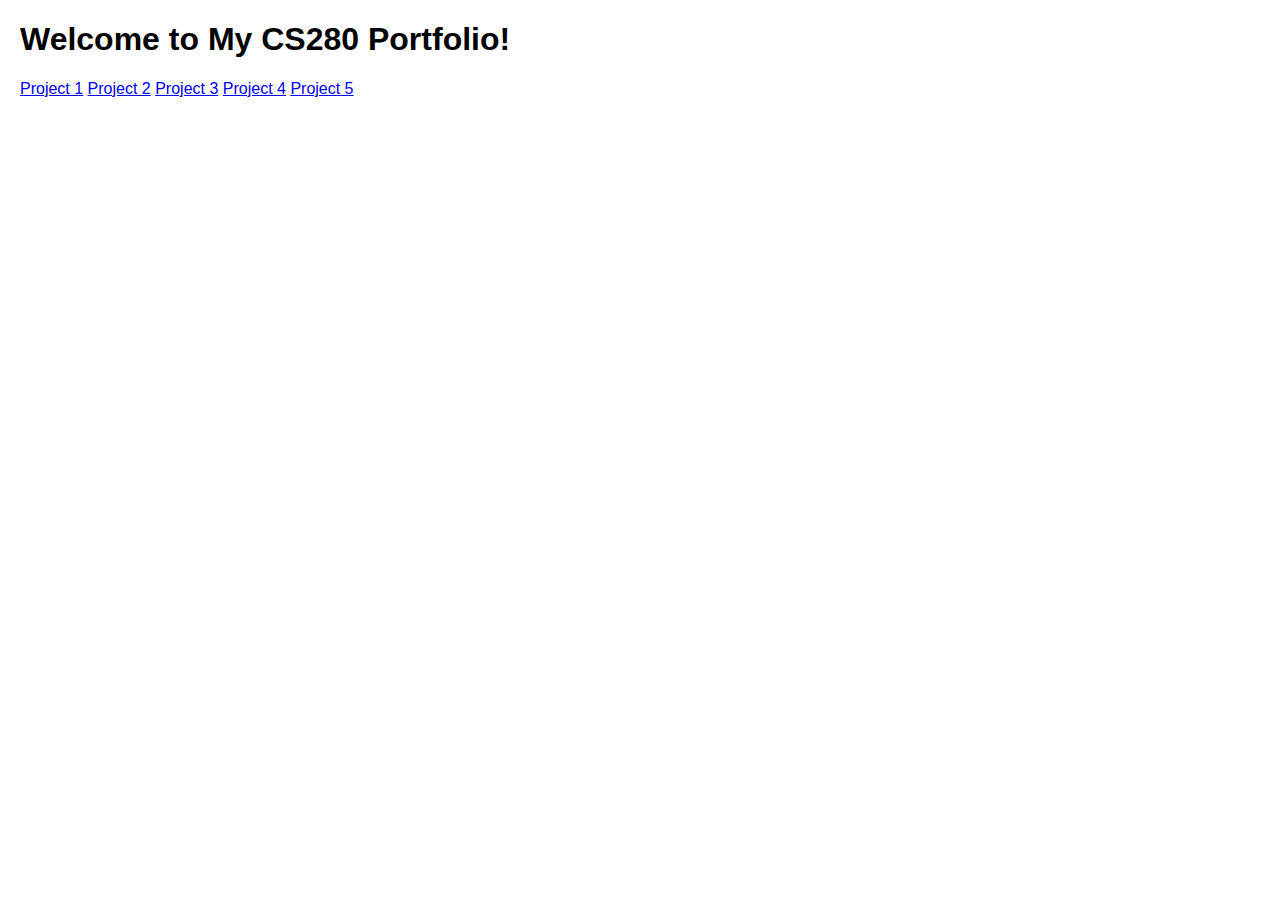
<file: index.html>
<!DOCTYPE html>
<html>
<head>
    <title>My Portfolio</title>
    <style>
        body {
            font-family: Arial, sans-serif;
            margin: 20px;
        }
    </style>
</head>
<body>
    <h1>Welcome to My CS280 Portfolio!</h1>
    <a href="./1/index.html">Project 1</a>
    <a href="./2/index.html">Project 2</a>
    <a href="./3/index.html">Project 3</a>
    <a href="./4/index.html">Project 4</a>
    <a href="./5/index.html">Project 5</a>
</body>
</html>
</file>
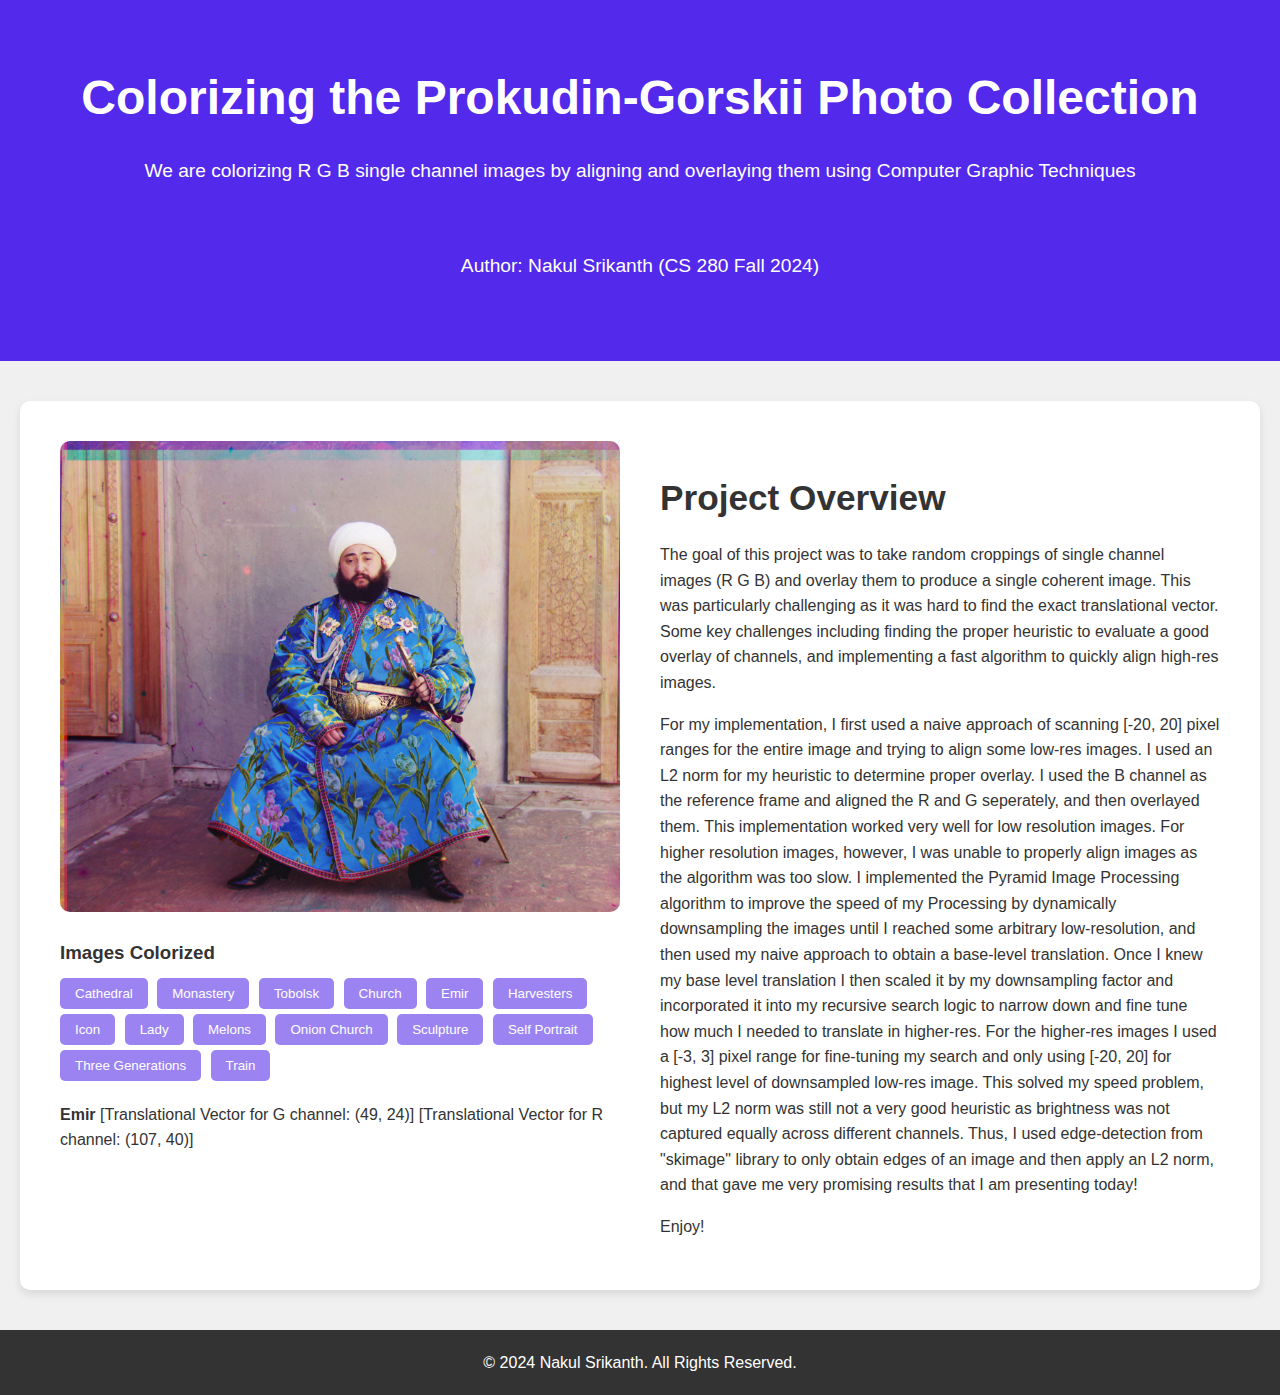
<file: 1/index.html>
<!DOCTYPE html>
<html lang="en">
<head>
    <meta charset="UTF-8">
    <meta name="viewport" content="width=device-width, initial-scale=1.0">
    <title>Project Showcase</title>
    <link rel="stylesheet" href="styles.css">
</head>
<body>

    <header>
        <h1>Colorizing the Prokudin-Gorskii Photo Collection</h1>
        <p>We are colorizing R G B single channel images by aligning and overlaying them using Computer Graphic Techniques</p>

        <br>
        <p>Author: Nakul Srikanth (CS 280 Fall 2024)</p>
    </header>

    <section id="overview" class="project-overview">
        <div class="project-image" id="image-panel">
            <img src="./out_path/emir.jpg" alt="Default Image" id="main-image">

            <div class="images-used">
                <h3>Images Colorized</h3>
                <div class="image-buttons">
                    <button data-img="./out_path/cathedral.jpg" data-name="Cathedral" data-g1="(5, 2)" data-g2="(12, 3)">Cathedral</button>
                    <button data-img="./out_path/monastery.jpg" data-name="Monastery" data-g1="(-3, 2)" data-g2="(3, 2)">Monastery</button>
                    <button data-img="./out_path/tobolsk.jpg" data-name="Tobolsk" data-g1="(3, 2)" data-g2="(6, 3)">Tobolsk</button>
                    <button data-img="./out_path/church.jpg" data-name="Church" data-g1="(25, 4)" data-g2="(58, -4)">Church</button>
                    <button data-img="./out_path/emir.jpg" data-name="Emir" data-g1="(49, 24)" data-g2="(107, 40)">Emir</button>
                    <button data-img="./out_path/harvesters.jpg" data-name="Harvesters" data-g1="(60, 17)" data-g2="(124, 14)">Harvesters</button>
                    <button data-img="./out_path/icon.jpg" data-name="Icon" data-g1="(42, 17)" data-g2="(90, 23)">Icon</button>
                    <button data-img="./out_path/lady.jpg" data-name="Lady" data-g1="(56, 9)" data-g2="(120, 13)">Lady</button>
                    <button data-img="./out_path/melons.jpg" data-name="Melons" data-g1="(80, 10)" data-g2="(177, 13)">Melons</button>
                    <button data-img="./out_path/onion_church.jpg" data-name="Onion Church" data-g1="(51, 26)" data-g2="(107, 35)">Onion Church</button>
                    <button data-img="./out_path/sculpture.jpg" data-name="Sculpture" data-g1="(33, -11)" data-g2="(139, -26)">Sculpture</button>
                    <button data-img="./out_path/self_portrait.jpg" data-name="Self Portrait" data-g1="(78, 29)" data-g2="(176, 37)">Self Portrait</button>
                    <button data-img="./out_path/three_generations.jpg" data-name="Three Generations" data-g1="(54, 12)" data-g2="(111, 9)">Three Generations</button>
                    <button data-img="./out_path/train.jpg" data-name="Train" data-g1="(41, 0)" data-g2="(85, 29)">Train</button>
                </div>
            </div>
            <p id="image-info"><b>Emir</b> [Translational Vector for G channel: (49, 24)] [Translational Vector for R channel: (107, 40)]</p>
        </div>

        <div class="project-details">
            <h2>Project Overview</h2>
            <p>The goal of this project was to take random croppings of single channel images (R G B) and overlay them to produce a single coherent image. 
                This was particularly challenging as it was hard to find the exact translational vector. Some key challenges including finding the proper heuristic to evaluate
                a good overlay of channels, and implementing a fast algorithm to quickly align high-res images.</p>

            <p>For my implementation, I first used a naive approach of scanning [-20, 20] pixel ranges for the entire image and trying to align some low-res images. I used an L2 norm for my heuristic to determine
                proper overlay. I used the B channel as the reference frame and aligned the R and G seperately, and then overlayed them. This implementation worked very well for low resolution images.
                For higher resolution images, however, I was unable to properly align images as the algorithm was too slow. I implemented the Pyramid Image Processing algorithm to improve the speed of my Processing
                by dynamically downsampling the images until I reached some arbitrary low-resolution, and then used my naive approach to obtain a base-level translation. Once I knew my base level translation
                I then scaled it by my downsampling factor and incorporated it into my recursive search logic to narrow down and fine tune how much I needed to translate in higher-res. For the higher-res images
                I used a [-3, 3] pixel range for fine-tuning my search and only using [-20, 20] for highest level of downsampled low-res image. This solved my speed problem, but my L2 norm was still not a very good heuristic
                as brightness was not captured equally across different channels. Thus, I used edge-detection from "skimage" library to only obtain edges of an image and then apply an L2 norm, and that gave me very promising results
                that I am presenting today!
            </p>

            <p>Enjoy!</p>
        </div>
    </section>

    <footer>
        <p>&copy; 2024 Nakul Srikanth. All Rights Reserved.</p>
    </footer>

    <script src="scripts.js"></script>

</body>
</html>
</file>
<file: 1/styles.css>
body {
    font-family: 'Arial', sans-serif;
    background-color: #f0f0f0;
    color: #333;
    margin: 0;
    padding: 0;
    line-height: 1.6;
}

header {
    background-color: #5329eb;
    color: white;
    padding: 60px 20px;
    text-align: center;
    position: relative;
}

header h1 {
    font-size: 3em;
    margin: 0;
}

header p {
    font-size: 1.2em;
}

header a {
    background-color: #fff;
    color: #5329eb;
    padding: 10px 20px;
    border-radius: 5px;
    text-decoration: none;
    margin-top: 20px;
    display: inline-block;
    transition: background-color 0.3s;
}

header a:hover {
    background-color: #eee;
}

section {
    max-width: 1200px;
    margin: 40px auto;
    padding: 20px;
    background-color: #fff;
    border-radius: 10px;
    box-shadow: 0 4px 8px rgba(0, 0, 0, 0.1);
}

.project-overview {
    display: flex;
    flex-wrap: wrap;
    justify-content: space-between;
}

.project-details, .project-image {
    flex: 1;
    padding: 20px;
}

.project-image img {
    width: 100%;
    height: auto;
    border-radius: 10px;
}

.project-details h2 {
    font-size: 2.2em;
    margin-bottom: 15px;
}

.project-details p {
    margin-bottom: 10px;
}

.images-used h3 {
    margin-bottom: 10px;
}

.image-buttons button {
    background-color: #9b84f2;
    color: white;
    padding: 8px 15px;
    border-radius: 5px;
    border: none;
    cursor: pointer;
    margin-right: 5px;
    margin-bottom: 5px;
    transition: background-color 0.3s ease;
}

.image-buttons button:hover {
    background-color: #5329eb;
}

footer {
    background-color: #333;
    color: white;
    text-align: center;
    padding: 20px 0;
    margin-top: 40px;
}

footer p {
    margin: 0;
}
</file>
